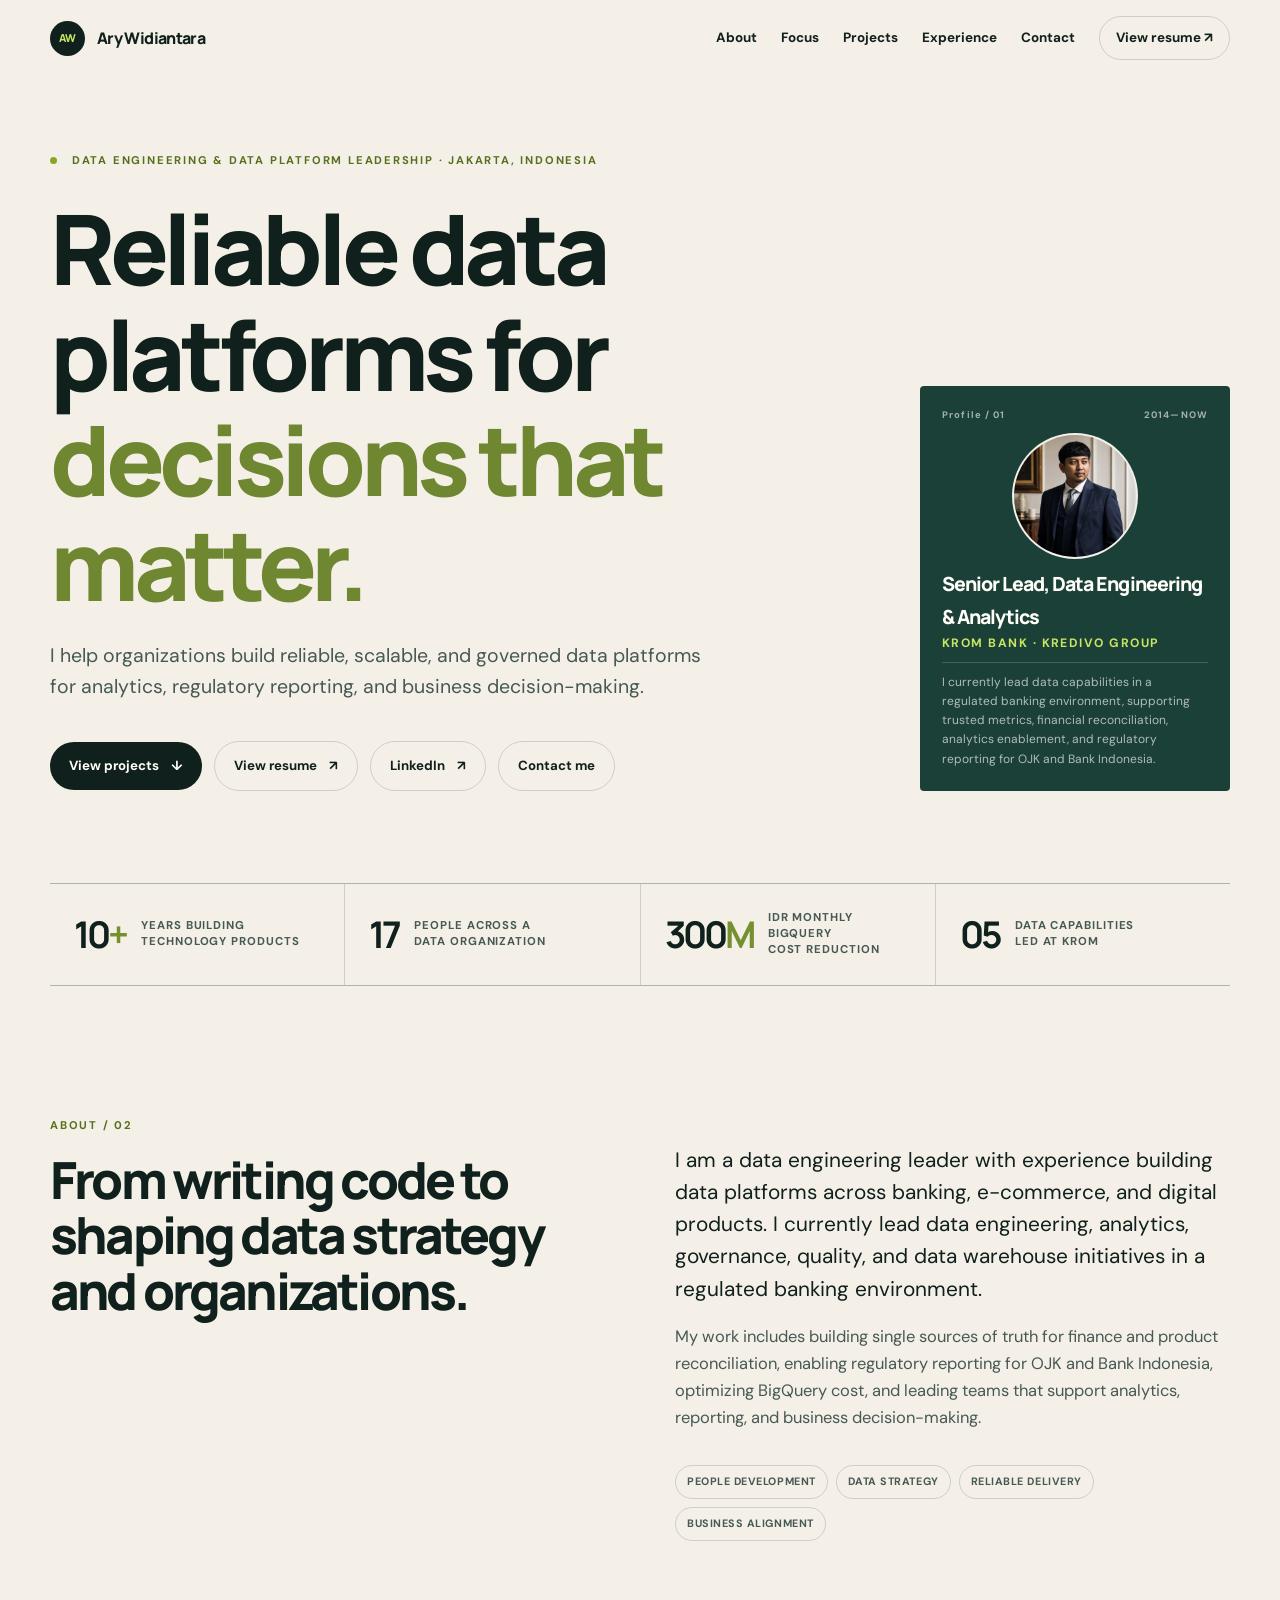
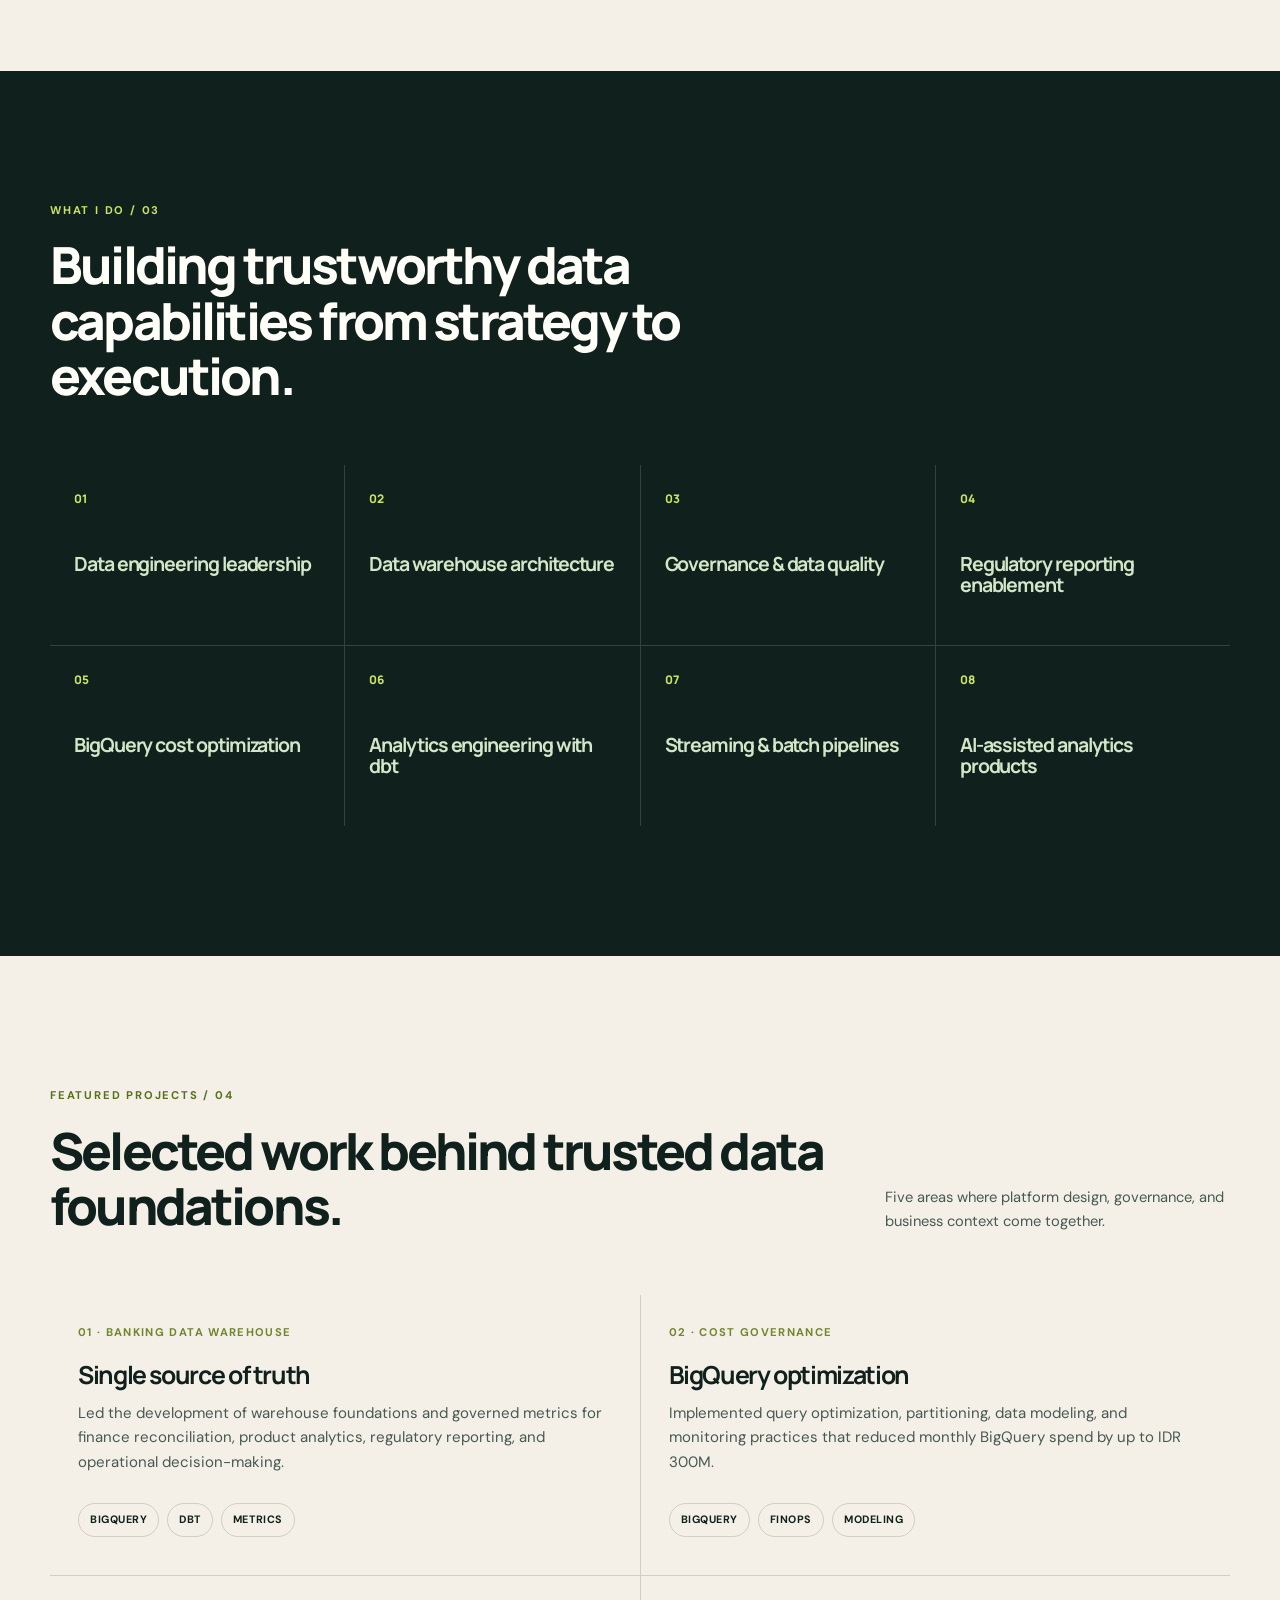
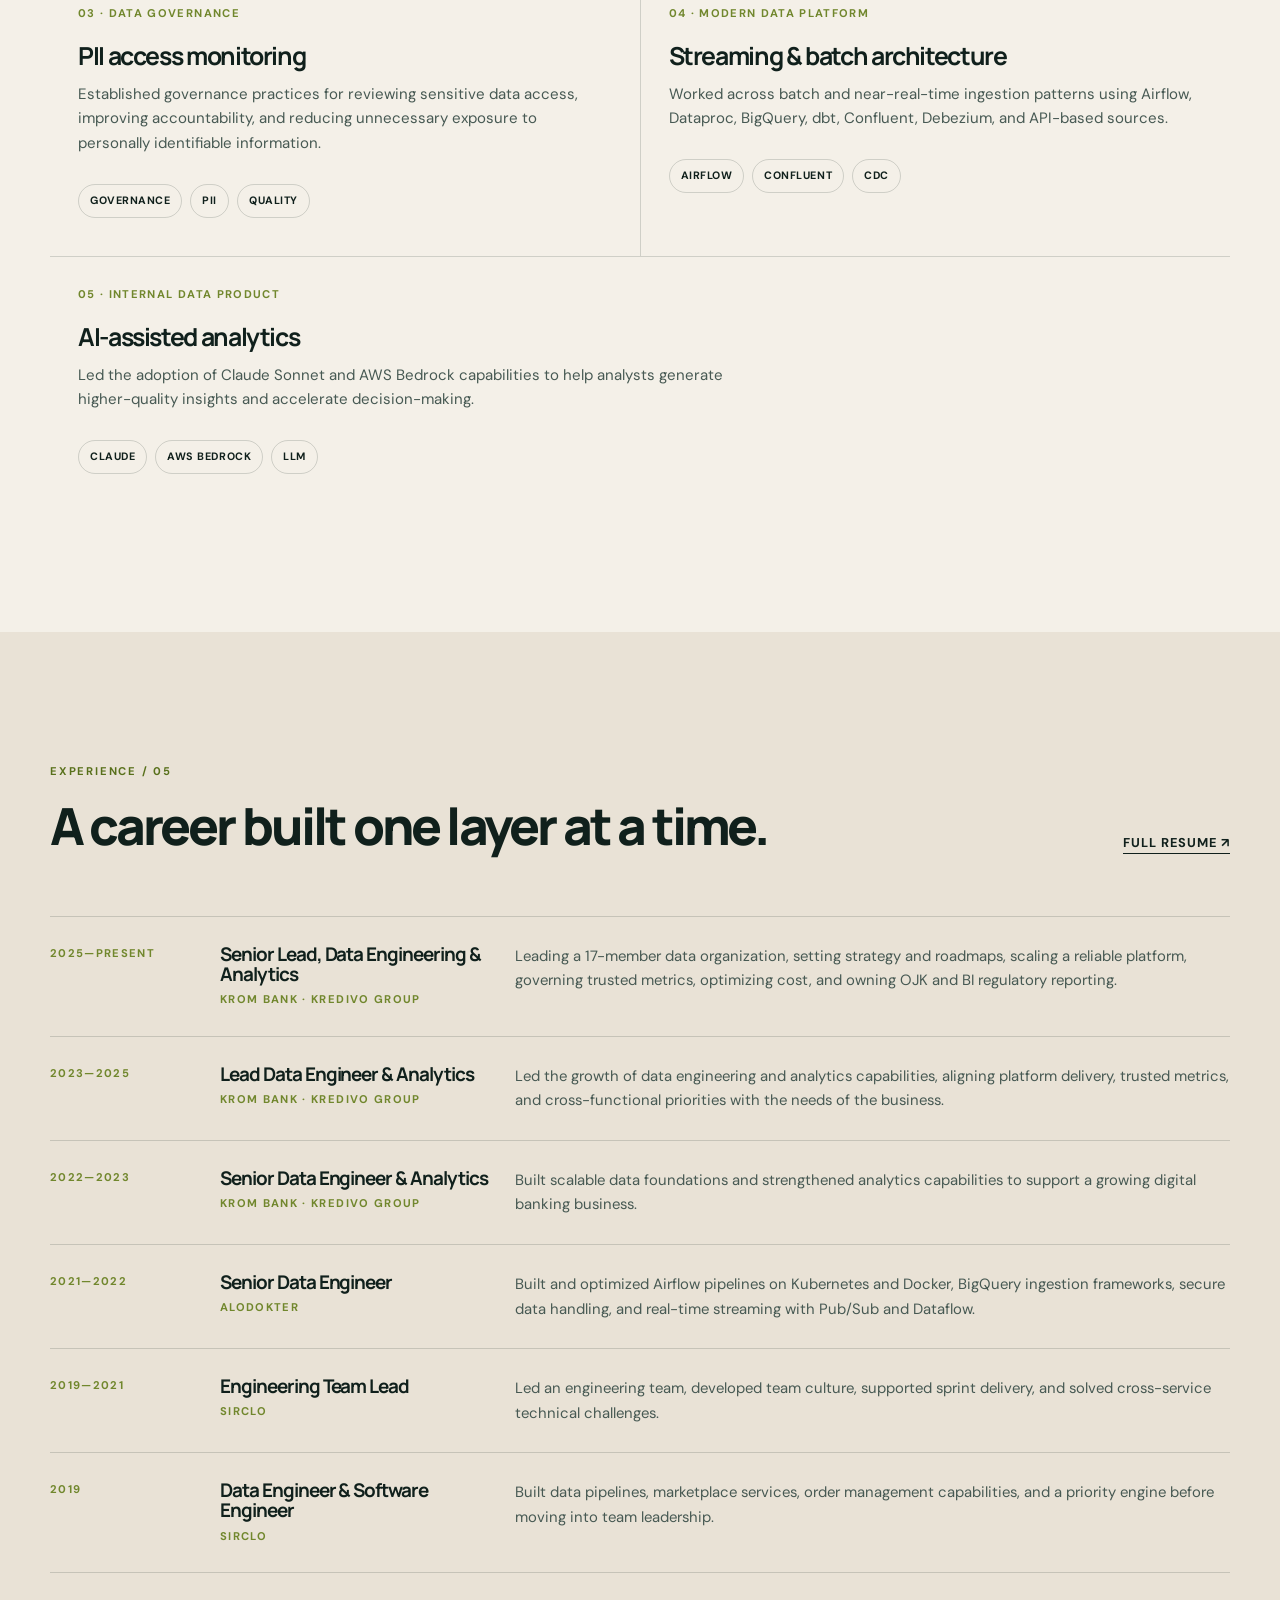
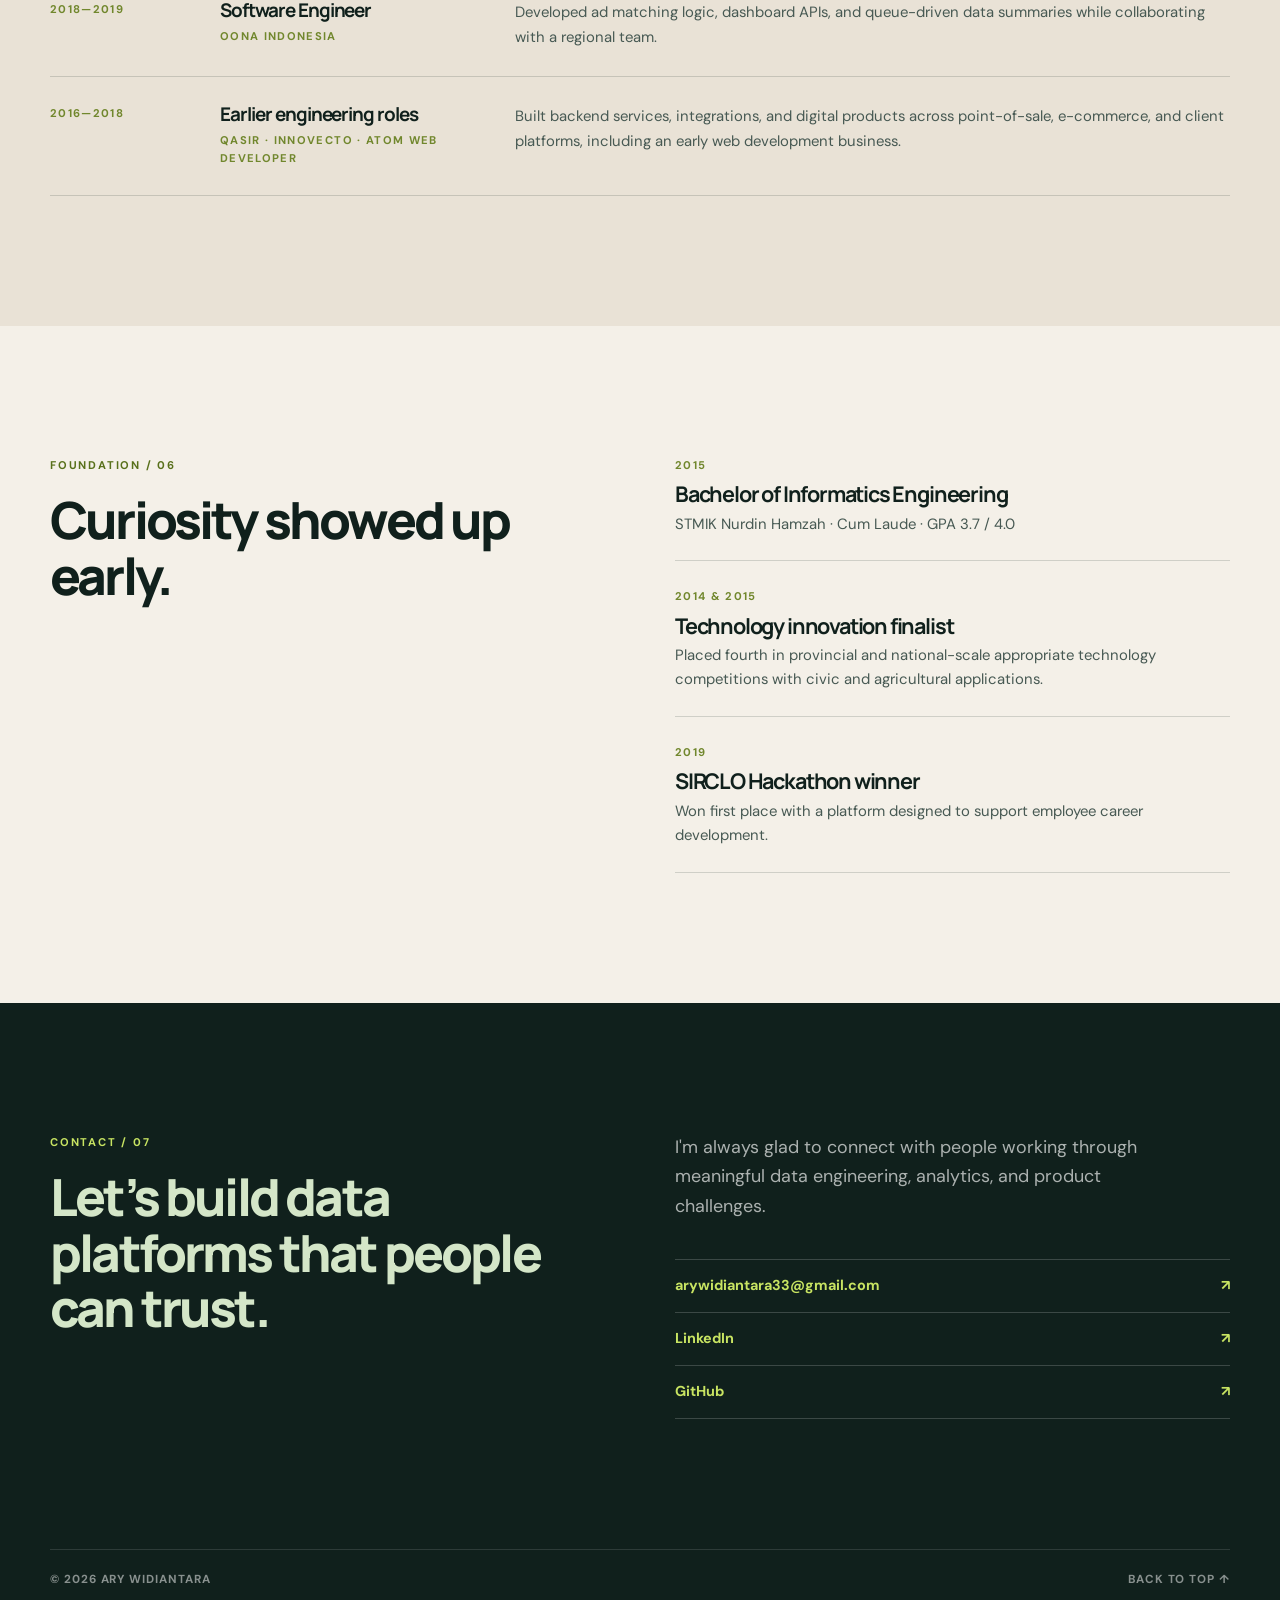
<file: index.html>
<!doctype html>
<html lang="en">
<head>
  <meta charset="UTF-8">
  <meta name="viewport" content="width=device-width, initial-scale=1">
  <meta name="description" content="Ary Widiantara is a data engineering and data platform leader in Jakarta building scalable banking data platforms, governed analytics, regulatory reporting, and high-performing teams.">
  <meta name="author" content="Ary Widiantara">
  <meta name="robots" content="index, follow, max-image-preview:large">
  <meta name="theme-color" content="#10201c">
  <title>Ary Widiantara | Data Engineering &amp; Data Platform Leader</title>
  <link rel="canonical" href="https://arywidiantara.github.io/">
  <meta property="og:type" content="profile">
  <meta property="og:locale" content="en_US">
  <meta property="og:site_name" content="Ary Widiantara">
  <meta property="og:title" content="Ary Widiantara | Data Engineering &amp; Data Platform Leader">
  <meta property="og:description" content="Building reliable, scalable, and governed data platforms for analytics, regulatory reporting, and business decision-making.">
  <meta property="og:url" content="https://arywidiantara.github.io/">
  <meta property="og:image" content="https://arywidiantara.github.io/assets/img/ary.png">
  <meta property="og:image:alt" content="Portrait of Ary Widiantara">
  <meta property="profile:first_name" content="Ary">
  <meta property="profile:last_name" content="Widiantara">
  <meta name="twitter:card" content="summary">
  <meta name="twitter:title" content="Ary Widiantara | Data Engineering &amp; Data Platform Leader">
  <meta name="twitter:description" content="Building reliable, scalable, and governed data platforms for analytics, regulatory reporting, and business decision-making.">
  <meta name="twitter:image" content="https://arywidiantara.github.io/assets/img/ary.png">
  <meta name="twitter:image:alt" content="Portrait of Ary Widiantara">
  <link rel="preconnect" href="https://fonts.googleapis.com">
  <link rel="preconnect" href="https://fonts.gstatic.com" crossorigin>
  <link href="https://fonts.googleapis.com/css2?family=DM+Sans:wght@400;500;600;700&amp;family=Manrope:wght@500;600;700;800&amp;display=swap" rel="stylesheet">
  <link rel="stylesheet" href="assets/css/style.css">
  <script type="application/ld+json">
    {
      "@context": "https://schema.org",
      "@type": "Person",
      "name": "Ary Widiantara",
      "url": "https://arywidiantara.github.io/",
      "image": "https://arywidiantara.github.io/assets/img/ary.png",
      "jobTitle": "Senior Lead, Data Engineering & Analytics",
      "description": "Senior data engineering and analytics leader with experience building data organizations, scalable platforms, governed metrics, and LLM-driven analytics capabilities.",
      "sameAs": [
        "https://www.linkedin.com/in/arywidiantara",
        "https://github.com/arywidiantara"
      ],
      "worksFor": {
        "@type": "Organization",
        "name": "Krom Bank",
        "parentOrganization": {
          "@type": "Organization",
          "name": "Kredivo Group"
        }
      },
      "alumniOf": {
        "@type": "CollegeOrUniversity",
        "name": "STMIK Nurdin Hamzah"
      },
      "address": {
        "@type": "PostalAddress",
        "addressLocality": "Jakarta",
        "addressCountry": "ID"
      },
      "knowsAbout": [
        "Data Engineering",
        "Data Analytics",
        "Data Leadership",
        "Data Strategy",
        "Data Governance",
        "Data Warehousing",
        "BigQuery",
        "dbt",
        "Apache Airflow",
        "Confluent",
        "Change Data Capture",
        "Data Quality",
        "Business Intelligence",
        "LLM-driven Analytics",
        "AWS Bedrock"
      ]
    }
  </script>
</head>
<body>
  <header class="site-header">
    <div class="container nav-wrap">
      <a class="brand" href="#top" aria-label="Ary Widiantara home">
        <span class="brand-mark">AW</span>
        <span>Ary Widiantara</span>
      </a>
      <button class="nav-toggle" type="button" aria-label="Open navigation" aria-expanded="false">
        <span></span><span></span><span></span>
      </button>
      <nav class="site-nav" aria-label="Main navigation">
        <a href="#about">About</a>
        <a href="#focus">Focus</a>
        <a href="#projects">Projects</a>
        <a href="#experience">Experience</a>
        <a href="#contact">Contact</a>
        <a class="nav-cta" href="https://bit.ly/cv-ary-widiantara" target="_blank" rel="noopener noreferrer">View resume <span aria-hidden="true">&#8599;</span></a>
      </nav>
    </div>
  </header>

  <main id="top">
    <section class="hero">
      <div class="container hero-grid">
        <div class="hero-copy reveal">
          <p class="eyebrow"><span class="status-dot"></span> Data engineering &amp; data platform leadership &middot; Jakarta, Indonesia</p>
          <h1>Reliable data platforms for <span>decisions that matter.</span></h1>
          <p class="hero-summary">I help organizations build reliable, scalable, and governed data platforms for analytics, regulatory reporting, and business decision-making.</p>
          <div class="hero-actions">
            <a class="button button-primary" href="#projects">View projects <span aria-hidden="true">&#8595;</span></a>
            <a class="button button-secondary" href="https://bit.ly/cv-ary-widiantara" target="_blank" rel="noopener noreferrer">View resume <span aria-hidden="true">&#8599;</span></a>
            <a class="button button-secondary" href="https://www.linkedin.com/in/arywidiantara" target="_blank" rel="noopener noreferrer">LinkedIn <span aria-hidden="true">&#8599;</span></a>
            <a class="button button-secondary" href="#contact">Contact me</a>
          </div>
        </div>
        <aside class="hero-card reveal" aria-label="Profile summary">
          <div class="profile-top">
            <span class="profile-label">Profile / 01</span>
            <span class="profile-year">2014&mdash;NOW</span>
          </div>
          <div class="profile-monogram">
            <img src="assets/img/ary.png" alt="Portrait of Ary Widiantara">
          </div>
          <div>
            <p class="profile-role">Senior Lead, Data Engineering &amp; Analytics</p>
            <p class="profile-company">KROM BANK &middot; KREDIVO GROUP</p>
          </div>
          <div class="profile-line"></div>
          <p class="profile-note">I currently lead data capabilities in a regulated banking environment, supporting trusted metrics, financial reconciliation, analytics enablement, and regulatory reporting for OJK and Bank Indonesia.</p>
        </aside>
      </div>
      <div class="container hero-metrics reveal" aria-label="Career highlights">
        <div><strong>10<span>+</span></strong><p>Years building<br>technology products</p></div>
        <div><strong>17</strong><p>People across a<br>data organization</p></div>
        <div><strong>300<span>M</span></strong><p>IDR monthly BigQuery<br>cost reduction</p></div>
        <div><strong>05</strong><p>Data capabilities<br>led at Krom</p></div>
      </div>
    </section>

    <section class="intro section" id="about">
      <div class="container two-column">
        <div class="section-heading reveal">
          <p class="eyebrow">About / 02</p>
          <h2>From writing code to shaping data strategy and organizations.</h2>
        </div>
        <div class="intro-copy reveal">
          <p class="lead">I am a data engineering leader with experience building data platforms across banking, e-commerce, and digital products. I currently lead data engineering, analytics, governance, quality, and data warehouse initiatives in a regulated banking environment.</p>
          <p>My work includes building single sources of truth for finance and product reconciliation, enabling regulatory reporting for OJK and Bank Indonesia, optimizing BigQuery cost, and leading teams that support analytics, reporting, and business decision-making.</p>
          <div class="principles">
            <span>People development</span>
            <span>Data strategy</span>
            <span>Reliable delivery</span>
            <span>Business alignment</span>
          </div>
        </div>
      </div>
    </section>

    <section class="expertise section section-dark" id="focus">
      <div class="container">
        <div class="section-heading compact reveal">
          <p class="eyebrow">What I do / 03</p>
          <h2>Building trustworthy data capabilities from strategy to execution.</h2>
        </div>
        <div class="focus-grid">
          <article class="focus-card reveal"><p>01</p><h3>Data engineering leadership</h3></article>
          <article class="focus-card reveal"><p>02</p><h3>Data warehouse architecture</h3></article>
          <article class="focus-card reveal"><p>03</p><h3>Governance &amp; data quality</h3></article>
          <article class="focus-card reveal"><p>04</p><h3>Regulatory reporting enablement</h3></article>
          <article class="focus-card reveal"><p>05</p><h3>BigQuery cost optimization</h3></article>
          <article class="focus-card reveal"><p>06</p><h3>Analytics engineering with dbt</h3></article>
          <article class="focus-card reveal"><p>07</p><h3>Streaming &amp; batch pipelines</h3></article>
          <article class="focus-card reveal"><p>08</p><h3>AI-assisted analytics products</h3></article>
        </div>
      </div>
    </section>

    <section class="work section" id="projects">
      <div class="container">
        <div class="section-heading row-heading reveal">
          <div>
            <p class="eyebrow">Featured projects / 04</p>
            <h2>Selected work behind trusted data foundations.</h2>
          </div>
          <p>Five areas where platform design, governance, and business context come together.</p>
        </div>
        <div class="case-grid">
          <article class="case-card reveal">
            <p class="work-meta">01 &middot; Banking data warehouse</p>
            <h3>Single source of truth</h3>
            <p>Led the development of warehouse foundations and governed metrics for finance reconciliation, product analytics, regulatory reporting, and operational decision-making.</p>
            <div class="tag-list"><span>BigQuery</span><span>dbt</span><span>Metrics</span></div>
          </article>
          <article class="case-card reveal">
            <p class="work-meta">02 &middot; Cost governance</p>
            <h3>BigQuery optimization</h3>
            <p>Implemented query optimization, partitioning, data modeling, and monitoring practices that reduced monthly BigQuery spend by up to IDR 300M.</p>
            <div class="tag-list"><span>BigQuery</span><span>FinOps</span><span>Modeling</span></div>
          </article>
          <article class="case-card reveal">
            <p class="work-meta">03 &middot; Data governance</p>
            <h3>PII access monitoring</h3>
            <p>Established governance practices for reviewing sensitive data access, improving accountability, and reducing unnecessary exposure to personally identifiable information.</p>
            <div class="tag-list"><span>Governance</span><span>PII</span><span>Quality</span></div>
          </article>
          <article class="case-card reveal">
            <p class="work-meta">04 &middot; Modern data platform</p>
            <h3>Streaming &amp; batch architecture</h3>
            <p>Worked across batch and near-real-time ingestion patterns using Airflow, Dataproc, BigQuery, dbt, Confluent, Debezium, and API-based sources.</p>
            <div class="tag-list"><span>Airflow</span><span>Confluent</span><span>CDC</span></div>
          </article>
          <article class="case-card reveal">
            <p class="work-meta">05 &middot; Internal data product</p>
            <h3>AI-assisted analytics</h3>
            <p>Led the adoption of Claude Sonnet and AWS Bedrock capabilities to help analysts generate higher-quality insights and accelerate decision-making.</p>
            <div class="tag-list"><span>Claude</span><span>AWS Bedrock</span><span>LLM</span></div>
          </article>
        </div>
      </div>
    </section>

    <section class="career section" id="experience">
      <div class="container">
        <div class="section-heading row-heading reveal">
          <div>
            <p class="eyebrow">Experience / 05</p>
            <h2>A career built one layer at a time.</h2>
          </div>
          <a class="text-link" href="https://bit.ly/cv-ary-widiantara" target="_blank" rel="noopener noreferrer">Full resume <span aria-hidden="true">&#8599;</span></a>
        </div>
        <div class="career-list">
          <article class="career-item reveal">
            <p class="career-period">2025&mdash;Present</p>
            <div><h3>Senior Lead, Data Engineering &amp; Analytics</h3><p class="career-company">Krom Bank &middot; Kredivo Group</p></div>
            <p>Leading a 17-member data organization, setting strategy and roadmaps, scaling a reliable platform, governing trusted metrics, optimizing cost, and owning OJK and BI regulatory reporting.</p>
          </article>
          <article class="career-item reveal">
            <p class="career-period">2023&mdash;2025</p>
            <div><h3>Lead Data Engineer &amp; Analytics</h3><p class="career-company">Krom Bank &middot; Kredivo Group</p></div>
            <p>Led the growth of data engineering and analytics capabilities, aligning platform delivery, trusted metrics, and cross-functional priorities with the needs of the business.</p>
          </article>
          <article class="career-item reveal">
            <p class="career-period">2022&mdash;2023</p>
            <div><h3>Senior Data Engineer &amp; Analytics</h3><p class="career-company">Krom Bank &middot; Kredivo Group</p></div>
            <p>Built scalable data foundations and strengthened analytics capabilities to support a growing digital banking business.</p>
          </article>
          <article class="career-item reveal">
            <p class="career-period">2021&mdash;2022</p>
            <div><h3>Senior Data Engineer</h3><p class="career-company">Alodokter</p></div>
            <p>Built and optimized Airflow pipelines on Kubernetes and Docker, BigQuery ingestion frameworks, secure data handling, and real-time streaming with Pub/Sub and Dataflow.</p>
          </article>
          <article class="career-item reveal">
            <p class="career-period">2019&mdash;2021</p>
            <div><h3>Engineering Team Lead</h3><p class="career-company">SIRCLO</p></div>
            <p>Led an engineering team, developed team culture, supported sprint delivery, and solved cross-service technical challenges.</p>
          </article>
          <article class="career-item reveal">
            <p class="career-period">2019</p>
            <div><h3>Data Engineer &amp; Software Engineer</h3><p class="career-company">SIRCLO</p></div>
            <p>Built data pipelines, marketplace services, order management capabilities, and a priority engine before moving into team leadership.</p>
          </article>
          <article class="career-item reveal">
            <p class="career-period">2018&mdash;2019</p>
            <div><h3>Software Engineer</h3><p class="career-company">OONA Indonesia</p></div>
            <p>Developed ad matching logic, dashboard APIs, and queue-driven data summaries while collaborating with a regional team.</p>
          </article>
          <article class="career-item reveal">
            <p class="career-period">2016&mdash;2018</p>
            <div><h3>Earlier engineering roles</h3><p class="career-company">Qasir &middot; Innovecto &middot; Atom Web Developer</p></div>
            <p>Built backend services, integrations, and digital products across point-of-sale, e-commerce, and client platforms, including an early web development business.</p>
          </article>
        </div>
      </div>
    </section>

    <section class="foundation section">
      <div class="container foundation-grid">
        <div class="section-heading reveal">
          <p class="eyebrow">Foundation / 06</p>
          <h2>Curiosity showed up early.</h2>
        </div>
        <div class="foundation-details reveal">
          <div>
            <p class="foundation-year">2015</p>
            <h3>Bachelor of Informatics Engineering</h3>
            <p>STMIK Nurdin Hamzah &middot; Cum Laude &middot; GPA 3.7 / 4.0</p>
          </div>
          <div>
            <p class="foundation-year">2014 &amp; 2015</p>
            <h3>Technology innovation finalist</h3>
            <p>Placed fourth in provincial and national-scale appropriate technology competitions with civic and agricultural applications.</p>
          </div>
          <div>
            <p class="foundation-year">2019</p>
            <h3>SIRCLO Hackathon winner</h3>
            <p>Won first place with a platform designed to support employee career development.</p>
          </div>
        </div>
      </div>
    </section>

    <section class="contact section section-dark" id="contact">
      <div class="container contact-grid">
        <div class="reveal">
          <p class="eyebrow">Contact / 07</p>
          <h2>Let&rsquo;s build data platforms that people can trust.</h2>
        </div>
        <div class="contact-copy reveal">
          <p>I'm always glad to connect with people working through meaningful data engineering, analytics, and product challenges.</p>
          <div class="contact-links">
            <a href="mailto:arywidiantara33@gmail.com">arywidiantara33@gmail.com <span aria-hidden="true">&#8599;</span></a>
            <a href="https://www.linkedin.com/in/arywidiantara" target="_blank" rel="noopener noreferrer">LinkedIn <span aria-hidden="true">&#8599;</span></a>
            <a href="https://github.com/arywidiantara" target="_blank" rel="noopener noreferrer">GitHub <span aria-hidden="true">&#8599;</span></a>
          </div>
        </div>
      </div>
    </section>
  </main>

  <footer>
    <div class="container footer-inner">
      <p>&copy; <span id="year">2026</span> Ary Widiantara</p>
      <a href="#top">Back to top <span aria-hidden="true">&#8593;</span></a>
    </div>
  </footer>
  <script src="assets/js/main.js"></script>
</body>
</html>
</file>
<file: assets/css/style.css>
:root{--ink:#10201c;--ink-soft:#475953;--paper:#f4f0e8;--paper-deep:#e9e2d6;--line:rgba(16,32,28,.16);--green:#1b4037;--green-light:#d4e6c8;--lime:#c8e462;--white:#fffef9;--display:"Manrope",sans-serif;--body:"DM Sans",sans-serif;--container:min(1180px,calc(100vw - 48px))}*{box-sizing:border-box}html{scroll-behavior:smooth}body{margin:0;background:var(--paper);color:var(--ink);font-family:var(--body);font-size:16px;line-height:1.65}a{color:inherit;text-decoration:none}button{font:inherit}h1,h2,h3,p{margin:0}h1,h2,h3{font-family:var(--display);letter-spacing:-.055em;line-height:1.08}h1{font-size:clamp(3.4rem,7.6vw,7.25rem);font-weight:800}h2{font-size:clamp(2.2rem,4vw,4.35rem);font-weight:800}h3{font-size:1.35rem}.container{width:var(--container);margin:0 auto}.site-header{position:sticky;top:0;z-index:20;border-bottom:1px solid transparent;background:rgba(244,240,232,.88);backdrop-filter:blur(16px);transition:border-color .25s}.site-header.scrolled{border-color:var(--line)}.nav-wrap,.site-nav,.brand,.hero-actions,.profile-top,.footer-inner{display:flex;align-items:center}.nav-wrap{height:76px;justify-content:space-between}.brand{gap:12px;font-family:var(--display);font-weight:800;letter-spacing:-.04em}.brand-mark{display:grid;width:35px;height:35px;place-items:center;border-radius:50%;background:var(--ink);color:var(--lime);font-size:.68rem;letter-spacing:-.02em}.site-nav{gap:24px;font-size:.84rem;font-weight:700}.site-nav a{transition:color .2s}.site-nav a:hover{color:#507013}.nav-cta{padding:10px 16px;border:1px solid var(--line);border-radius:999px}.nav-toggle{display:none;border:0;background:transparent}.hero{padding:74px 0 0;overflow:hidden}.hero-grid{display:grid;grid-template-columns:1fr 310px;gap:60px;align-items:end}.eyebrow{color:#58701b;font-size:.7rem;font-weight:700;letter-spacing:.16em;text-transform:uppercase}.status-dot{display:inline-block;width:7px;height:7px;margin-right:10px;border-radius:50%;background:#87a728}.hero h1{max-width:880px;margin:26px 0 24px}.hero h1 span{color:#6e8730}.hero-summary{max-width:675px;color:var(--ink-soft);font-size:1.22rem;line-height:1.62}.hero-actions{flex-wrap:wrap;gap:12px;margin-top:38px}.button{display:inline-flex;gap:12px;align-items:center;padding:13px 19px;border-radius:999px;font-size:.83rem;font-weight:700;transition:transform .2s,background .2s}.button:hover{transform:translateY(-2px)}.button-primary{background:var(--ink);color:var(--white)}.button-primary:hover{background:var(--green)}.button-secondary{border:1px solid var(--line)}.hero-card{min-height:405px;padding:22px;display:flex;flex-direction:column;justify-content:space-between;background:var(--green);color:var(--white);border-radius:4px}.profile-top{justify-content:space-between;color:rgba(255,255,255,.6);font-size:.59rem;font-weight:700;letter-spacing:.12em}.profile-monogram{align-self:center;width:126px;height:126px;overflow:hidden;border:2px solid rgba(255,255,255,.45);border-radius:50%;background:var(--paper-deep)}.profile-monogram img{display:block;width:100%;height:100%;object-fit:cover}.profile-role{font-family:var(--display);font-size:1.22rem;font-weight:800;letter-spacing:-.05em}.profile-company{color:var(--lime);font-size:.76rem;font-weight:700;letter-spacing:.12em}.profile-line{height:1px;background:rgba(255,255,255,.18)}.profile-note{color:rgba(255,255,255,.65);font-size:.75rem;line-height:1.6}.hero-metrics{display:grid;grid-template-columns:repeat(4,1fr);gap:1px;margin-top:92px;background:var(--line);border-top:1px solid var(--line);border-bottom:1px solid var(--line)}.hero-metrics div{display:flex;gap:15px;align-items:center;padding:20px 24px;background:var(--paper)}.hero-metrics strong{font-family:var(--display);font-size:2.3rem;letter-spacing:-.08em}.hero-metrics strong span{color:#759031}.hero-metrics p{color:var(--ink-soft);font-size:.71rem;font-weight:700;line-height:1.45;text-transform:uppercase;letter-spacing:.08em}.section{padding:130px 0}.two-column,.foundation-grid,.contact-grid{display:grid;grid-template-columns:1fr 1fr;gap:70px}.section-heading h2{margin-top:18px}.intro-copy{padding-top:28px;color:var(--ink-soft);font-size:1.03rem}.intro-copy .lead{margin-bottom:18px;color:var(--ink);font-size:1.3rem;line-height:1.55}.principles,.tag-list{display:flex;flex-wrap:wrap;gap:8px}.principles{margin-top:34px}.principles span,.tag-list span{padding:7px 11px;border:1px solid var(--line);border-radius:999px;font-size:.67rem;font-weight:700;letter-spacing:.05em;text-transform:uppercase}.section-dark{background:var(--ink);color:var(--white)}.section-dark .eyebrow{color:var(--lime)}.compact{max-width:760px}.focus-grid{display:grid;grid-template-columns:repeat(4,1fr);gap:1px;margin-top:62px;background:rgba(255,255,255,.15)}.focus-card{min-height:180px;padding:24px;background:var(--ink);transition:background .25s}.focus-card:hover{background:var(--green)}.focus-card p{color:var(--lime);font-family:var(--display);font-size:.74rem;font-weight:800}.focus-card h3{margin-top:44px;color:var(--green-light);font-size:1.22rem}.row-heading{display:flex;gap:40px;align-items:end;justify-content:space-between}.row-heading>p{max-width:345px;color:var(--ink-soft);font-size:.92rem}.case-grid{display:grid;grid-template-columns:repeat(2,1fr);gap:1px;margin-top:62px;background:var(--line)}.case-card{min-height:280px;padding:28px;background:var(--paper)}.case-card:last-child{grid-column:1/-1;min-height:0}.case-card h3{margin:20px 0 12px;font-size:1.55rem}.case-card>p:nth-child(3){max-width:680px;color:var(--ink-soft);font-size:.94rem}.case-card .tag-list{justify-content:flex-start;margin-top:28px}.work-index,.work-meta,.career-period,.career-company,.foundation-year{color:#71872d;font-size:.7rem;font-weight:700;letter-spacing:.12em;text-transform:uppercase}.career{background:var(--paper-deep)}.text-link{border-bottom:1px solid var(--ink);font-size:.8rem;font-weight:700;letter-spacing:.08em;text-transform:uppercase}.career-list{margin-top:62px;border-top:1px solid var(--line)}.career-item{display:grid;grid-template-columns:145px 270px 1fr;gap:25px;padding:27px 0;border-bottom:1px solid var(--line)}.career-item h3{font-size:1.18rem}.career-company{margin-top:6px}.career-item>p:last-child{color:var(--ink-soft);font-size:.93rem}.foundation-details{display:grid;gap:26px}.foundation-details div{padding-bottom:24px;border-bottom:1px solid var(--line)}.foundation-details h3{margin:8px 0 6px}.foundation-details p:last-child{color:var(--ink-soft);font-size:.93rem}.contact h2{max-width:550px;margin-top:18px;color:var(--green-light)}.contact-copy>p{max-width:500px;color:rgba(255,255,255,.65);font-size:1.12rem}.contact-links{display:grid;margin-top:38px;border-top:1px solid rgba(255,255,255,.18)}.contact-links a{display:flex;justify-content:space-between;padding:14px 0;border-bottom:1px solid rgba(255,255,255,.18);color:var(--lime);font-size:.9rem;font-weight:700}.contact-links a:hover{color:var(--white)}footer{background:var(--ink);color:rgba(255,255,255,.5)}.footer-inner{justify-content:space-between;padding:20px 0;border-top:1px solid rgba(255,255,255,.12);font-size:.73rem;font-weight:700;letter-spacing:.08em;text-transform:uppercase}.reveal{opacity:0;transform:translateY(16px);transition:opacity .7s ease,transform .7s ease}.reveal.visible{opacity:1;transform:none}@media(prefers-reduced-motion:reduce){html{scroll-behavior:auto}.reveal{opacity:1;transform:none;transition:none}}@media(max-width:850px){:root{--container:min(100% - 32px,700px)}.nav-toggle{display:grid;gap:4px;padding:8px}.nav-toggle span{display:block;width:20px;height:2px;background:var(--ink)}.site-nav{position:absolute;top:76px;left:0;right:0;display:none;padding:17px 16px 24px;background:var(--paper);border-bottom:1px solid var(--line)}.site-nav.open{display:grid}.nav-cta{justify-self:start}.hero{padding-top:52px}.hero-grid,.two-column,.foundation-grid,.contact-grid{grid-template-columns:1fr;gap:36px}.hero-card{display:none}.hero-metrics{grid-template-columns:1fr 1fr;margin-top:62px}.section{padding:88px 0}.focus-grid{grid-template-columns:1fr 1fr;margin-top:40px}.row-heading{display:block}.row-heading>p,.row-heading>.text-link{display:inline-block;margin-top:18px}.case-grid,.career-list{margin-top:40px}.career-item{grid-template-columns:1fr;gap:9px}.career-item h3{font-size:1.32rem}}@media(max-width:500px){h1{font-size:3.35rem}.hero-summary{font-size:1.08rem}.hero-actions{align-items:flex-start;flex-direction:column}.hero-metrics div{display:block;padding:15px}.hero-metrics p{margin-top:4px;font-size:.62rem}.section{padding:72px 0}.focus-grid,.case-grid{grid-template-columns:1fr}.case-card:last-child{grid-column:auto}}
</file>
